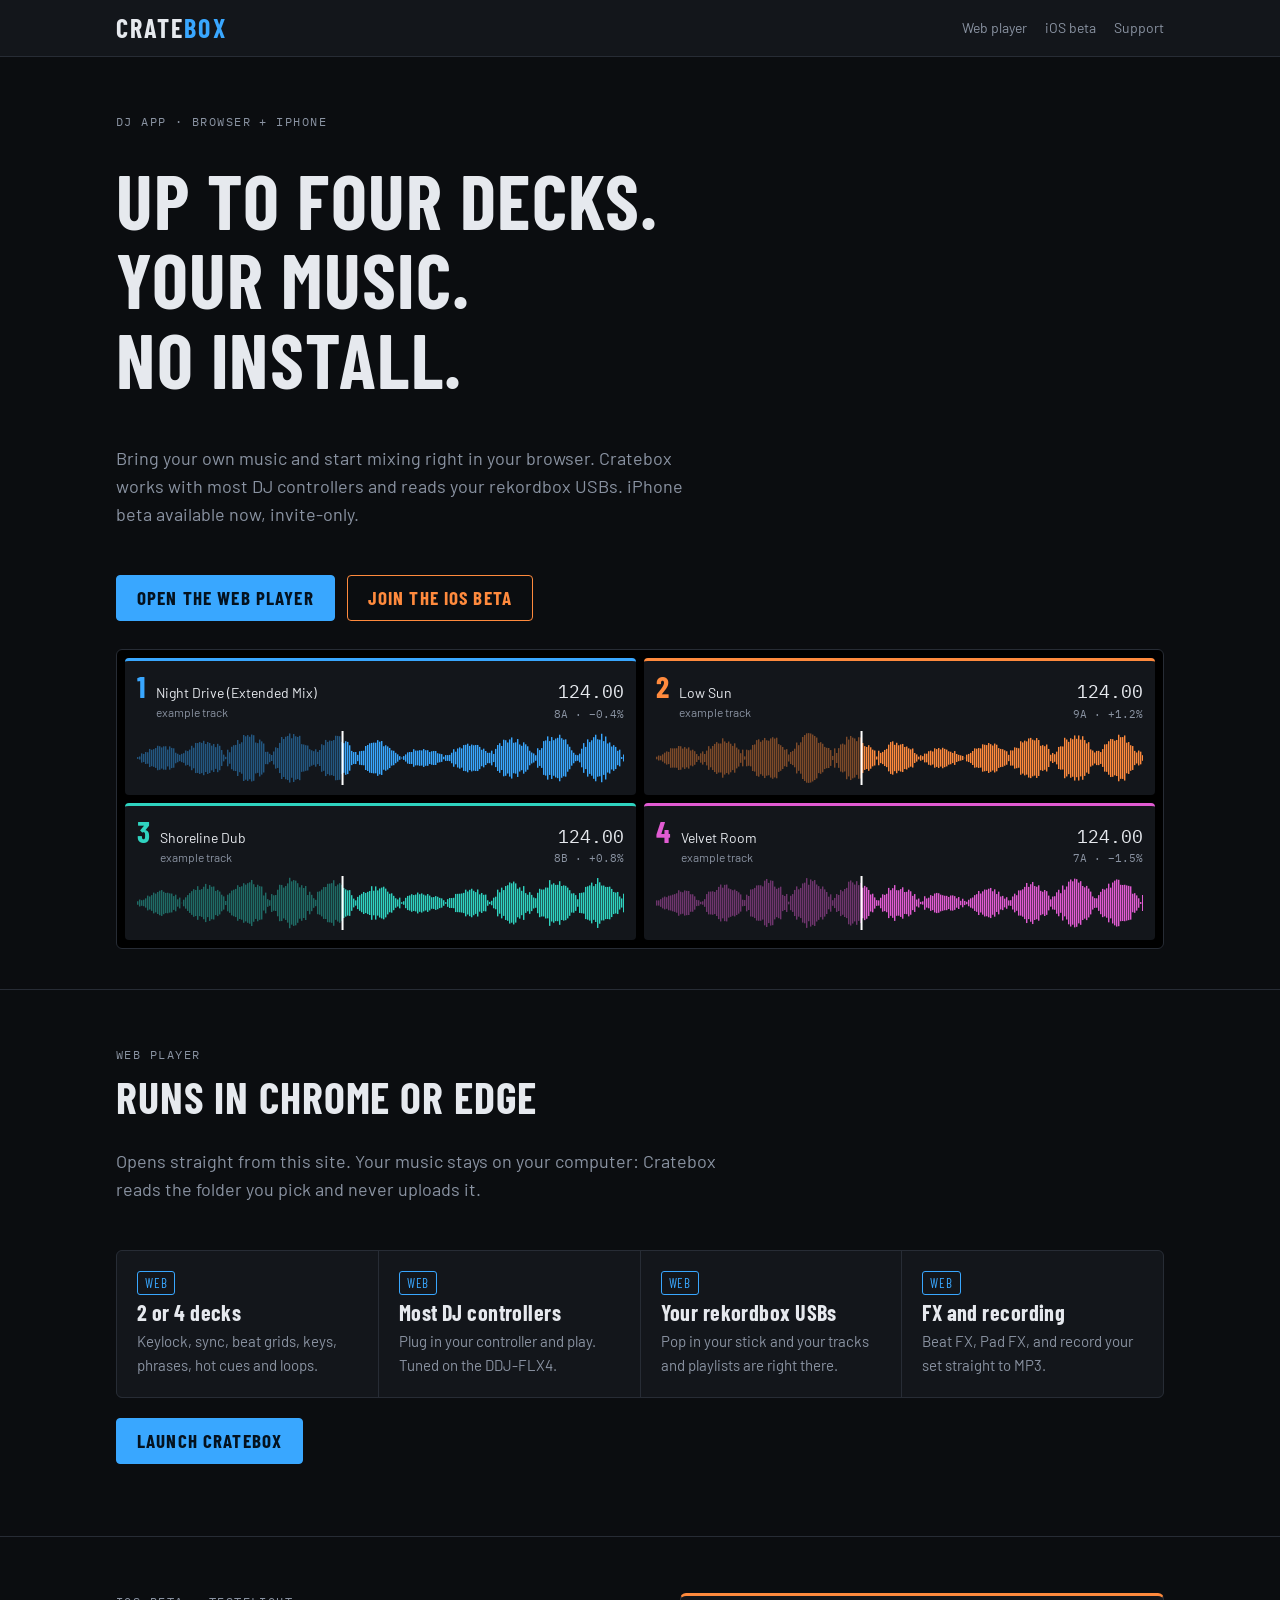
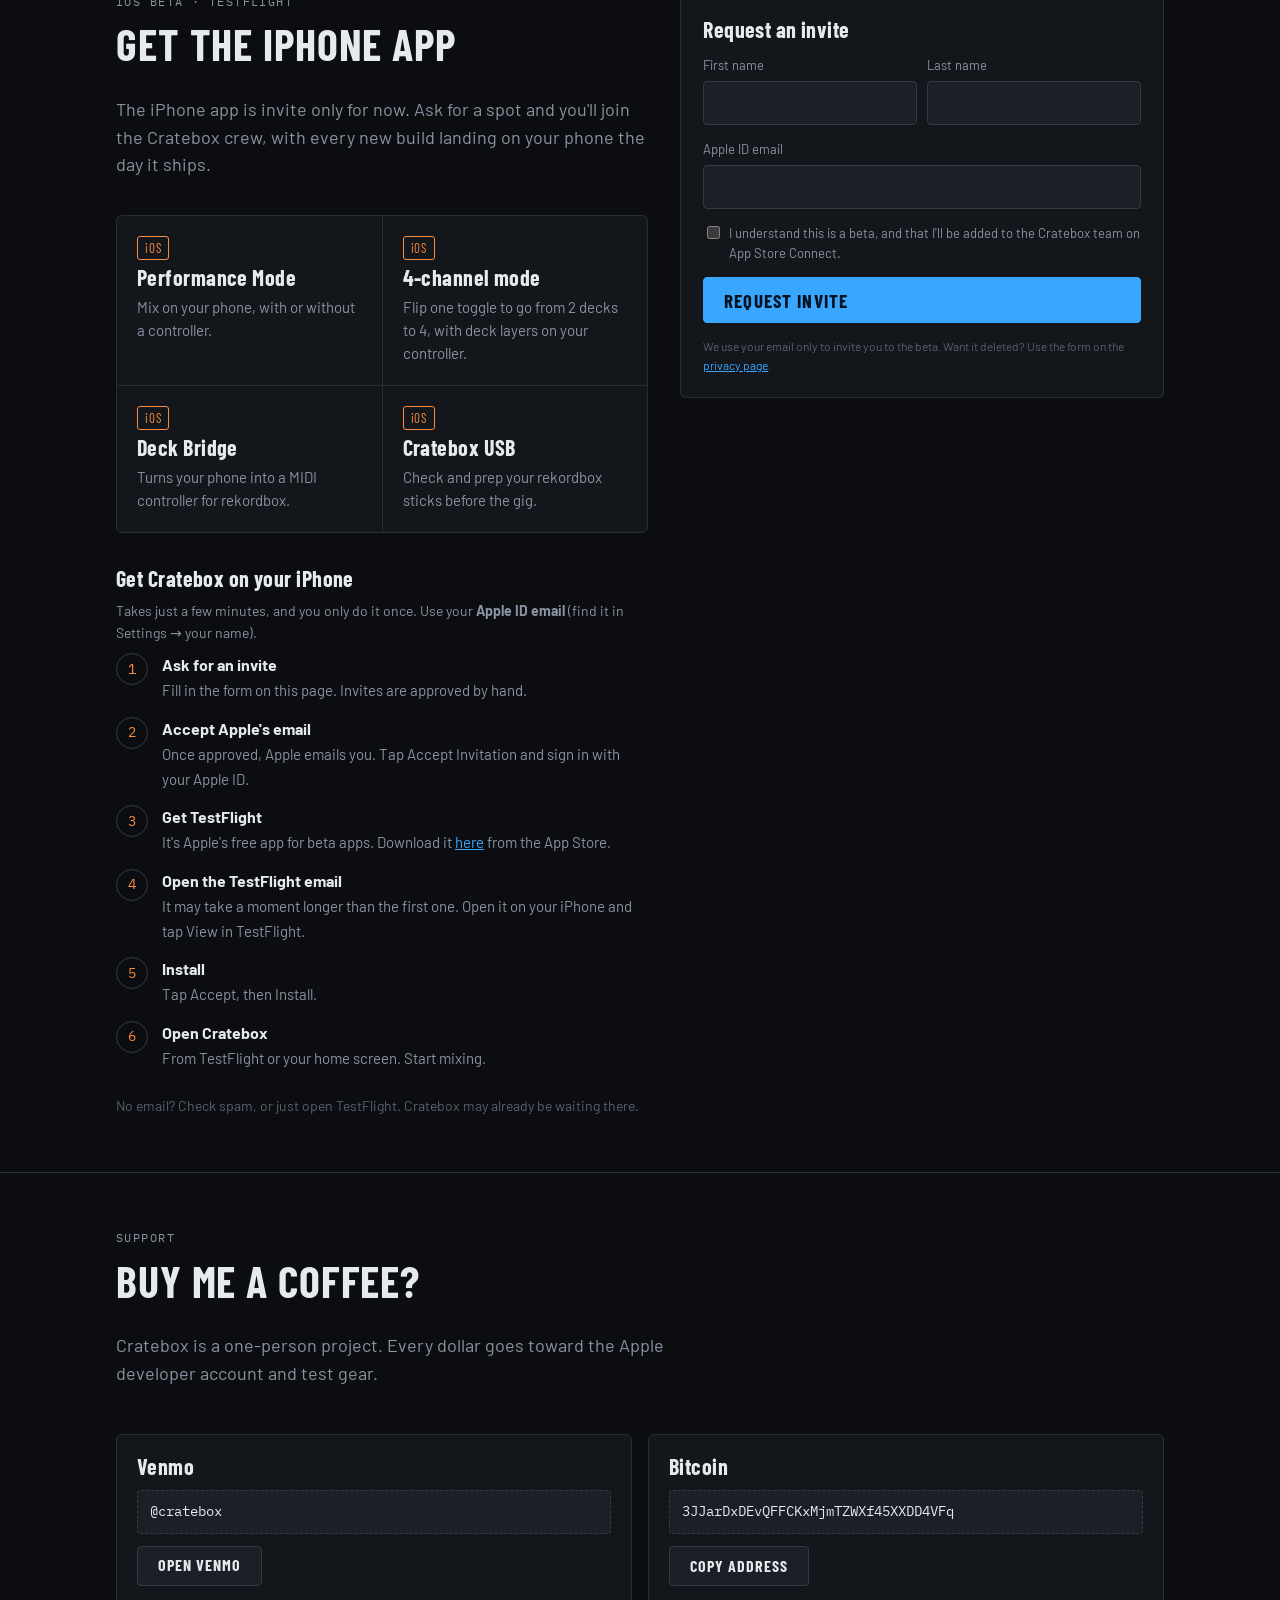
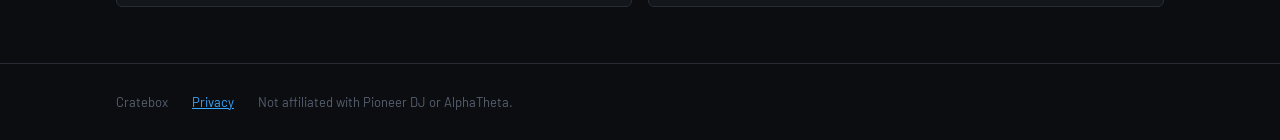
<file: site/public/index.html>
<!doctype html>
<html lang="en">
<head>
<meta charset="utf-8">
<meta name="viewport" content="width=device-width, initial-scale=1, viewport-fit=cover">
<title>Cratebox</title>
<meta name="description" content="Mix your own music in the browser. Works with most DJ controllers and reads rekordbox USBs. iPhone beta available now, invite-only.">
<meta name="theme-color" content="#0b0d10">
<link rel="icon" href="/player/icon-180.png">
<link rel="apple-touch-icon" href="/player/icon-180.png">
<link rel="stylesheet" href="https://fonts.googleapis.com/css2?family=Barlow+Condensed:wght@500;700&family=Barlow:wght@400;500;600&family=IBM+Plex+Mono:wght@400;500&display=swap">
<style>
/* Layout: one dark column like the app itself; hero is a live two-deck strip, then beta, support, footer. */
:root {
  --bg: #0b0d10; --panel: #13161b; --raise: #1b1f26; --line: #272c35; --line2: #343a45;
  --fg: #e6e9ee; --muted: #8a93a2; --dim: #586070;
  --d0: #39a7ff; --d1: #ff8a3d; --d2: #2fd3c0; --d3: #e15bd2; --ok: #3ddc84; --cue: #ffb020; --hot: #ff3b55;
  --f-disp: "Barlow Condensed", "Arial Narrow", system-ui, sans-serif;
  --f-ui: "Barlow", system-ui, "Segoe UI", sans-serif;
  --f-mono: "IBM Plex Mono", Consolas, monospace;
  color-scheme: dark;
}
* { box-sizing: border-box; }
[hidden] { display: none !important; }
html { padding-top: env(safe-area-inset-top, 0px); padding-bottom: env(safe-area-inset-bottom, 0px); }
body { margin: 0; background: var(--bg); color: var(--fg); font-family: var(--f-ui); font-size: 16px; line-height: 1.55; }
body::before { content: ""; position: fixed; inset: 0 0 auto; height: env(safe-area-inset-top, 0px); z-index: 10; background: var(--panel); }
.wrap { max-width: 1080px; margin: 0 auto; padding-left: max(16px, env(safe-area-inset-left, 0px)); padding-right: max(16px, env(safe-area-inset-right, 0px)); }
a { color: var(--d0); }
:focus-visible { outline: 2px solid var(--d0); outline-offset: 2px; }


header { position: sticky; top: env(safe-area-inset-top, 0px); z-index: 5; background: var(--panel); border-bottom: 1px solid var(--line); }
header .wrap { display: flex; align-items: center; gap: 20px; height: 56px; }
.logo { font-family: var(--f-disp); font-weight: 700; font-size: 26px; letter-spacing: .08em; text-decoration: none; color: var(--fg); }
.logo span { color: var(--d0); }
nav { display: flex; gap: 18px; margin-left: auto; font-size: 14px; }
nav a { color: var(--muted); text-decoration: none; }
nav a:hover { color: var(--fg); }
@media (max-width: 520px) { nav { gap: 12px; font-size: 13px; } }

h1, h2, h3 { font-family: var(--f-disp); font-weight: 700; letter-spacing: .02em; line-height: 1.05; text-wrap: balance; margin: 0; }
h1 { font-size: clamp(42px, 8vw, 76px); text-transform: uppercase; }
h2 { font-size: clamp(30px, 5vw, 44px); text-transform: uppercase; }
h3 { font-size: 22px; }
.eyebrow { font-family: var(--f-mono); font-size: 12px; letter-spacing: .12em; text-transform: uppercase; color: var(--muted); }
.lede { color: var(--muted); max-width: 60ch; font-size: 18px; }

.hero { padding-block: 56px 40px; display: grid; gap: 28px; }
.ctas { display: flex; flex-wrap: wrap; gap: 12px; }
.btn { display: inline-flex; align-items: center; gap: 8px; height: 46px; padding: 0 20px; border-radius: 4px; font-family: var(--f-disp); font-weight: 700; font-size: 19px; letter-spacing: .06em; text-transform: uppercase; text-decoration: none; border: 1px solid var(--line2); background: var(--raise); color: var(--fg); cursor: pointer; }
.btn.primary { background: var(--d0); border-color: var(--d0); color: #04121f; }
.btn.hot { background: transparent; border-color: var(--d1); color: var(--d1); }

/* deck strip: the app's own look, a real-feeling readout */
.decks { display: grid; grid-template-columns: 1fr 1fr; gap: 8px; background: #000; padding: 8px; border-radius: 6px; border: 1px solid var(--line); }
.deck { background: var(--panel); border-top: 3px solid var(--c); border-radius: 4px; padding: 10px 12px; display: grid; gap: 8px; min-width: 0; }
.deck .top { display: flex; align-items: baseline; gap: 10px; min-width: 0; }
.dnum { font-family: var(--f-disp); font-weight: 700; font-size: 30px; color: var(--c); line-height: 1; }
.dtitle { min-width: 0; flex: 1; font-size: 14px; white-space: nowrap; overflow: hidden; text-overflow: ellipsis; }
.dtitle span { display: block; color: var(--muted); font-size: 12px; }
.dbpm { font-family: var(--f-mono); font-size: 18px; text-align: right; font-variant-numeric: tabular-nums; }
.dbpm span { display: block; font-size: 11px; color: var(--muted); }
.deck canvas { width: 100%; height: 54px; display: block; }
@media (max-width: 640px) { .decks { grid-template-columns: 1fr; } }

section { scroll-margin-top: 56px; padding-block: 56px; border-top: 1px solid var(--line); }
.sec-head { display: grid; gap: 10px; margin-bottom: 28px; }

.feats { display: grid; grid-template-columns: repeat(auto-fit, minmax(230px, 1fr)); gap: 1px; background: var(--line); border: 1px solid var(--line); border-radius: 6px; overflow: hidden; }
.feat { background: var(--panel); padding: 20px; display: grid; gap: 6px; align-content: start; }
.feat p { margin: 0; color: var(--muted); font-size: 15px; }
.tag { justify-self: start; font-family: var(--f-disp); font-size: 13px; letter-spacing: .06em; padding: 1px 7px; border-radius: 3px; border: 1px solid var(--line2); color: var(--muted); }
.tag.web { color: var(--d0); border-color: var(--d0); }
.tag.ios { color: var(--d1); border-color: var(--d1); }

.beta { display: grid; grid-template-columns: minmax(0, 1.1fr) minmax(0, 1fr); gap: 32px; align-items: start; }
@media (max-width: 800px) { .beta { grid-template-columns: 1fr; } }
.steps { list-style: none; margin: 0; padding: 0; display: grid; gap: 14px; counter-reset: s; }
.steps li { display: grid; grid-template-columns: 34px 1fr; gap: 12px; counter-increment: s; }
.steps li::before { content: counter(s); font-family: var(--f-mono); font-size: 14px; width: 30px; height: 30px; border-radius: 50%; border: 1px solid var(--line2); display: grid; place-items: center; color: var(--d1); }
.steps b { display: block; }
.steps span { color: var(--muted); font-size: 15px; }

form.card { background: var(--panel); border: 1px solid var(--line); border-top: 3px solid var(--d1); border-radius: 6px; padding: 22px; display: grid; gap: 14px; }
label { font-size: 13px; color: var(--muted); display: grid; gap: 6px; }
input[type=text], input[type=email] { height: 44px; padding: 0 12px; background: var(--raise); border: 1px solid var(--line2); border-radius: 4px; color: var(--fg); font: inherit; }
.row2 { display: grid; grid-template-columns: 1fr 1fr; gap: 10px; }
@media (max-width: 420px) { .row2 { grid-template-columns: 1fr; } }
.check { grid-template-columns: 20px 1fr; align-items: start; color: var(--muted); font-size: 13px; }
.check input { margin-top: 3px; }
.fine { font-size: 12px; color: var(--dim); margin: 0; }
.err { margin: 0; font-size: 14px; color: var(--hot); }
.hp { position: absolute; left: -9999px; width: 1px; height: 1px; overflow: hidden; }
.done { display: grid; gap: 8px; }
.done .pill { justify-self: start; display: inline-flex; align-items: center; gap: 7px; height: 26px; padding: 0 10px; border-radius: 13px; border: 1px solid var(--line2); background: var(--raise); font-size: 12px; }
.done .pill i { width: 8px; height: 8px; border-radius: 50%; background: var(--cue); box-shadow: 0 0 6px var(--cue); }

.support { display: grid; grid-template-columns: repeat(auto-fit, minmax(280px, 1fr)); gap: 16px; }
.pay { background: var(--panel); border: 1px solid var(--line); border-radius: 6px; padding: 20px; display: grid; gap: 12px; align-content: start; }
.addr { font-family: var(--f-mono); font-size: 14px; background: var(--raise); border: 1px dashed var(--line2); border-radius: 4px; padding: 10px 12px; overflow-wrap: anywhere; color: var(--muted); }
.pay .btn { height: 40px; font-size: 16px; justify-self: start; }


footer { border-top: 1px solid var(--line); padding-block: 28px; color: var(--dim); font-size: 13px; }
footer .wrap { display: flex; flex-wrap: wrap; gap: 8px 24px; }
@media (prefers-reduced-motion: reduce) { * { animation: none !important; } }
</style>
</head>
<body>

<header><div class="wrap">
  <a class="logo" href="#top">CRATE<span>BOX</span></a>
  <nav><a href="#player">Web player</a><a href="#beta">iOS beta</a><a href="#support">Support</a></nav>
</div></header>

<main id="top">
  <div class="wrap hero">
    <div class="eyebrow">DJ app · browser + iPhone</div>
    <h1>Up to four decks.<br>Your music.<br>No install.</h1>
    <p class="lede">Bring your own music and start mixing right in your browser. Cratebox works with most DJ controllers and reads your rekordbox USBs. iPhone beta available now, invite-only.</p>
    <div class="ctas">
      <a class="btn primary" href="/player/cratebox.html">Open the web player</a>
      <a class="btn hot" href="#beta">Join the iOS beta</a>
    </div>
    <div class="decks" aria-label="Example deck readout">
      <div class="deck" style="--c: var(--d0)">
        <div class="top"><div class="dnum">1</div><div class="dtitle">Night Drive (Extended Mix)<span>example track</span></div><div class="dbpm">124.00<span>8A · −0.4%</span></div></div>
        <canvas data-c="#39a7ff" data-seed="3"></canvas>
      </div>
      <div class="deck" style="--c: var(--d1)">
        <div class="top"><div class="dnum">2</div><div class="dtitle">Low Sun<span>example track</span></div><div class="dbpm">124.00<span>9A · +1.2%</span></div></div>
        <canvas data-c="#ff8a3d" data-seed="7"></canvas>
      </div>
      <div class="deck" style="--c: var(--d2)">
        <div class="top"><div class="dnum">3</div><div class="dtitle">Shoreline Dub<span>example track</span></div><div class="dbpm">124.00<span>8B · +0.8%</span></div></div>
        <canvas data-c="#2fd3c0" data-seed="11"></canvas>
      </div>
      <div class="deck" style="--c: var(--d3)">
        <div class="top"><div class="dnum">4</div><div class="dtitle">Velvet Room<span>example track</span></div><div class="dbpm">124.00<span>7A · −1.5%</span></div></div>
        <canvas data-c="#e15bd2" data-seed="19"></canvas>
      </div>
    </div>
  </div>

  <section id="player"><div class="wrap">
    <div class="sec-head">
      <div class="eyebrow">Web player</div>
      <h2>Runs in Chrome or Edge</h2>
      <p class="lede">Opens straight from this site. Your music stays on your computer: Cratebox reads the folder you pick and never uploads it.</p>
    </div>
    <div class="feats">
      <div class="feat"><span class="tag web">WEB</span><h3>2 or 4 decks</h3><p>Keylock, sync, beat grids, keys, phrases, hot cues and loops.</p></div>
      <div class="feat"><span class="tag web">WEB</span><h3>Most DJ controllers</h3><p>Plug in your controller and play. Tuned on the DDJ-FLX4.</p></div>
      <div class="feat"><span class="tag web">WEB</span><h3>Your rekordbox USBs</h3><p>Pop in your stick and your tracks and playlists are right there.</p></div>
      <div class="feat"><span class="tag web">WEB</span><h3>FX and recording</h3><p>Beat FX, Pad FX, and record your set straight to MP3.</p></div>
    </div>
    <p style="margin-top:20px"><a class="btn primary" href="/player/cratebox.html">Launch Cratebox</a></p>
  </div></section>

  <section id="beta"><div class="wrap beta">
    <div class="sec-head" style="margin:0">
      <div class="eyebrow">iOS beta · TestFlight</div>
      <h2>Get the iPhone app</h2>
      <p class="lede">The iPhone app is invite only for now. Ask for a spot and you'll join the Cratebox crew, with every new build landing on your phone the day it ships.</p>
      <div class="feats" style="margin-block:8px 18px; grid-template-columns: repeat(auto-fit, minmax(200px, 1fr))">
        <div class="feat"><span class="tag ios">iOS</span><h3>Performance Mode</h3><p>Mix on your phone, with or without a controller.</p></div>
        <div class="feat"><span class="tag ios">iOS</span><h3>4-channel mode</h3><p>Flip one toggle to go from 2 decks to 4, with deck layers on your controller.</p></div>
        <div class="feat"><span class="tag ios">iOS</span><h3>Deck Bridge</h3><p>Turns your phone into a MIDI controller for rekordbox.</p></div>
        <div class="feat"><span class="tag ios">iOS</span><h3>Cratebox USB</h3><p>Check and prep your rekordbox sticks before the gig.</p></div>
      </div>
      <h3 style="margin-top:6px">Get Cratebox on your iPhone</h3>
      <p class="fine" style="font-size:14px;color:var(--muted)">Takes just a few minutes, and you only do it once. Use your <b>Apple ID email</b> (find it in Settings → your name).</p>
      <ol class="steps">
        <li><div><b>Ask for an invite</b><span>Fill in the form on this page. Invites are approved by hand.</span></div></li>
        <li><div><b>Accept Apple's email</b><span>Once approved, Apple emails you. Tap Accept Invitation and sign in with your Apple ID.</span></div></li>
        <li><div><b>Get TestFlight</b><span>It's Apple's free app for beta apps. Download it <a href="https://apps.apple.com/us/app/testflight/id899247664" target="_blank" rel="noopener">here</a> from the App Store.</span></div></li>
        <li><div><b>Open the TestFlight email</b><span>It may take a moment longer than the first one. Open it on your iPhone and tap View in TestFlight.</span></div></li>
        <li><div><b>Install</b><span>Tap Accept, then Install.</span></div></li>
        <li><div><b>Open Cratebox</b><span>From TestFlight or your home screen. Start mixing.</span></div></li>
      </ol>
      <p class="fine" style="font-size:14px;margin-top:14px">No email? Check spam, or just open TestFlight. Cratebox may already be waiting there.</p>
    </div>
    <form class="card" id="f" novalidate>
      <h3>Request an invite</h3>
      <div class="row2">
        <label for="fn">First name<input id="fn" type="text" autocomplete="given-name" name="first" required></label>
        <label for="ln">Last name<input id="ln" type="text" autocomplete="family-name" name="last" required></label>
      </div>
      <label for="em">Apple ID email<input id="em" type="email" autocomplete="email" name="email" required></label>
      <label class="check" for="ok"><input id="ok" name="consent" type="checkbox" required><span>I understand this is a beta, and that I'll be added to the Cratebox team on App Store Connect.</span></label>
      <label class="hp" aria-hidden="true">Leave this empty<input id="web" name="website" type="text" tabindex="-1" autocomplete="off"></label>
      <button class="btn primary" type="submit" id="go">Request invite</button>
      <p class="err" id="err" role="alert" hidden></p>
      <p class="fine">We use your email only to invite you to the beta. Want it deleted? Use the form on the <a href="/privacy.html">privacy page</a>.</p>
      <div class="done" id="done" hidden>
        <span class="pill"><i></i>Waiting for approval</span>
        <p class="fine">Got it. Watch for an email from App Store Connect once you're approved.</p>
      </div>
    </form>
  </div></section>

  <section id="support"><div class="wrap">
    <div class="sec-head">
      <div class="eyebrow">Support</div>
      <h2>Buy me a coffee?</h2>
      <p class="lede">Cratebox is a one-person project. Every dollar goes toward the Apple developer account and test gear.</p>
    </div>
    <div class="support">
      <div class="pay"><h3>Venmo</h3><div class="addr" style="color:var(--fg)">@cratebox</div><a class="btn" href="https://venmo.com/u/cratebox" target="_blank" rel="noopener">Open Venmo</a></div>
      <div class="pay"><h3>Bitcoin</h3><div class="addr" id="btc" style="color:var(--fg)">3JJarDxDEvQFFCKxMjmTZWXf45XXDD4VFq</div><button class="btn" type="button" id="cp">Copy address</button></div>
    </div>
  </div></section>
</main>

<footer><div class="wrap"><span>Cratebox</span><a href="/privacy.html">Privacy</a><span>Not affiliated with Pioneer DJ or AlphaTheta.</span></div></footer>

<script>
// Pre-rendered waveform look, same idea as the app's strips: seeded so it's stable across reloads.
document.querySelectorAll('.deck canvas').forEach(cv => {
  const r = cv.getBoundingClientRect(), dpr = devicePixelRatio || 1;
  cv.width = r.width * dpr; cv.height = r.height * dpr;
  const g = cv.getContext('2d'), w = cv.width, h = cv.height, mid = h / 2;
  let s = +cv.dataset.seed; const rnd = () => (s = (s * 9301 + 49297) % 233280) / 233280;
  g.fillStyle = cv.dataset.c;
  for (let x = 0; x < w; x += 2 * dpr) {
    const beat = Math.abs(Math.sin(x / (14 * dpr))), env = .35 + .65 * Math.abs(Math.sin(x / w * 5.2));
    const a = (beat * .7 + rnd() * .3) * env * mid * .95;
    g.globalAlpha = x < w * .42 ? .45 : 1; g.fillRect(x, mid - a, dpr * 1.4, a * 2);
  }
  g.globalAlpha = 1; g.fillStyle = '#fff'; g.fillRect(w * .42, 0, dpr * 2, h);
});
// Signup goes to the Worker; it stores the request and asks for approval. The Apple invite comes later.
const f = document.getElementById('f'), go = document.getElementById('go'), err = document.getElementById('err');
f.addEventListener('submit', async e => {
  e.preventDefault(); err.hidden = true;
  if (!f.reportValidity()) return;
  go.disabled = true; go.textContent = 'Sending…';
  try {
    const r = await fetch('/api/signup', { method: 'POST', headers: { 'content-type': 'application/json' }, body: JSON.stringify(Object.fromEntries(new FormData(f))) });
    const j = await r.json().catch(() => ({}));
    if (!r.ok) throw new Error(j.error || 'Something went wrong. Try again in a minute.');
    f.querySelectorAll('input, button').forEach(el => el.disabled = true);
    go.textContent = 'Requested'; document.getElementById('done').hidden = false;
  } catch (x) { err.textContent = x.message; err.hidden = false; go.disabled = false; go.textContent = 'Request invite'; }
});
// Copy the BTC address; if the clipboard is refused, select it so a long-press/Ctrl+C still works.
document.getElementById('cp').addEventListener('click', e => {
  const b = e.target, t = document.getElementById('btc');
  navigator.clipboard.writeText(t.textContent).then(() => { b.textContent = 'Copied'; }, () => {
    const r = document.createRange(); r.selectNodeContents(t); const s = getSelection(); s.removeAllRanges(); s.addRange(r);
    b.textContent = 'Selected, copy it';
  });
});
</script>
</body>
</html>
</file>
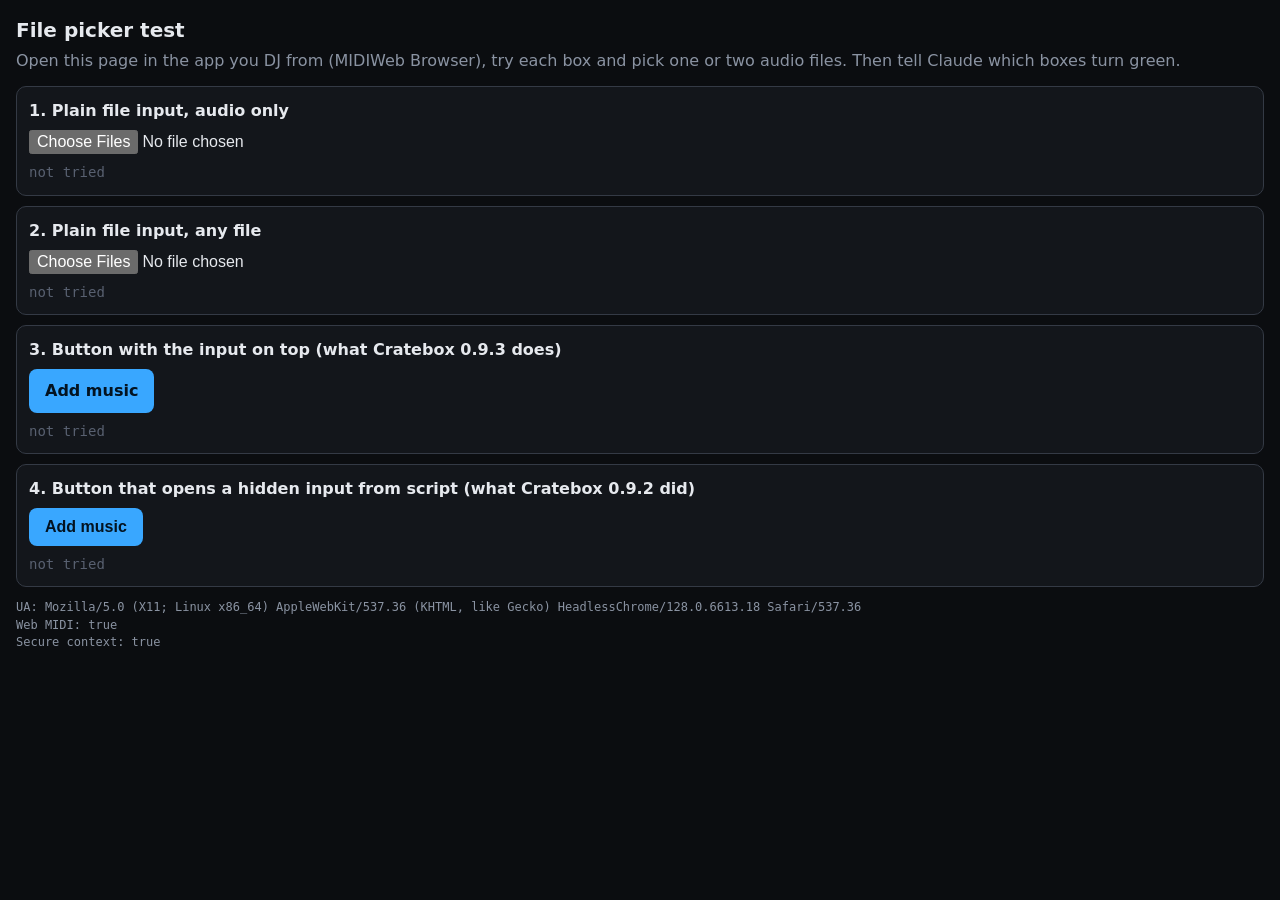
<file: ios-suite/filetest.html>
<!doctype html>
<html lang="en">
<head>
<meta charset="utf-8">
<meta name="viewport" content="width=device-width, initial-scale=1">
<title>Cratebox file picker test</title>
<style>
  :root { color-scheme: dark; }
  body { margin: 0; padding: 16px; background: #0b0d10; color: #e6e9ee; font: 16px/1.45 system-ui, sans-serif; }
  h1 { font-size: 20px; margin: 0 0 4px; }
  p { color: #8a93a2; margin: 4px 0 14px; }
  .t { border: 1px solid #343a45; border-radius: 10px; padding: 12px; margin: 10px 0; background: #13161b; }
  .t b { display: block; margin-bottom: 8px; }
  .t input[type=file] { font-size: 16px; }
  .btn { position: relative; display: inline-block; padding: 10px 16px; border-radius: 8px; background: #39a7ff; color: #031321; font-weight: 700; border: 0; font-size: 16px; }
  .btn input { position: absolute; inset: 0; width: 100%; height: 100%; opacity: 0; }
  .r { margin-top: 8px; font-family: ui-monospace, monospace; font-size: 14px; color: #586070; }
  .r.ok { color: #3ddc84; } .r.bad { color: #ff3b55; }
  pre { white-space: pre-wrap; color: #8a93a2; font-size: 12px; }
</style>
</head>
<body>
<h1>File picker test</h1>
<p>Open this page in the app you DJ from (MIDIWeb Browser), try each box and pick one or two audio files. Then tell Claude which boxes turn green.</p>

<div class="t"><b>1. Plain file input, audio only</b><input type="file" id="a" accept="audio/*" multiple><div class="r" id="ra">not tried</div></div>
<div class="t"><b>2. Plain file input, any file</b><input type="file" id="b" multiple><div class="r" id="rb">not tried</div></div>
<div class="t"><b>3. Button with the input on top (what Cratebox 0.9.3 does)</b><span class="btn">Add music<input type="file" id="c" accept="audio/*,.mp3,.m4a,.aac,.wav,.flac,.ogg,.opus,.aif,.aiff" multiple></span><div class="r" id="rc">not tried</div></div>
<div class="t"><b>4. Button that opens a hidden input from script (what Cratebox 0.9.2 did)</b><button class="btn" id="dbtn">Add music</button><input type="file" id="d" accept="audio/*" multiple hidden><div class="r" id="rd">not tried</div></div>

<pre id="env"></pre>
<script>
  for (const id of ["a", "b", "c", "d"]) {
    const inp = document.getElementById(id), out = document.getElementById("r" + id);
    inp.addEventListener("click", () => { out.textContent = "picker asked for…"; out.className = "r"; });
    inp.addEventListener("change", () => {
      const f = [...inp.files];
      out.textContent = f.length ? `OK: ${f.length} file(s): ${f.map((x) => `${x.name} (${(x.size / 1e6).toFixed(1)} MB)`).join(", ")}` : "picker closed, nothing picked";
      out.className = "r " + (f.length ? "ok" : "bad");
    });
  }
  document.getElementById("dbtn").addEventListener("click", () => document.getElementById("d").click());
  document.getElementById("env").textContent =
    `UA: ${navigator.userAgent}\nWeb MIDI: ${!!navigator.requestMIDIAccess}\nSecure context: ${window.isSecureContext}`;
</script>
</body>
</html>
</file>
